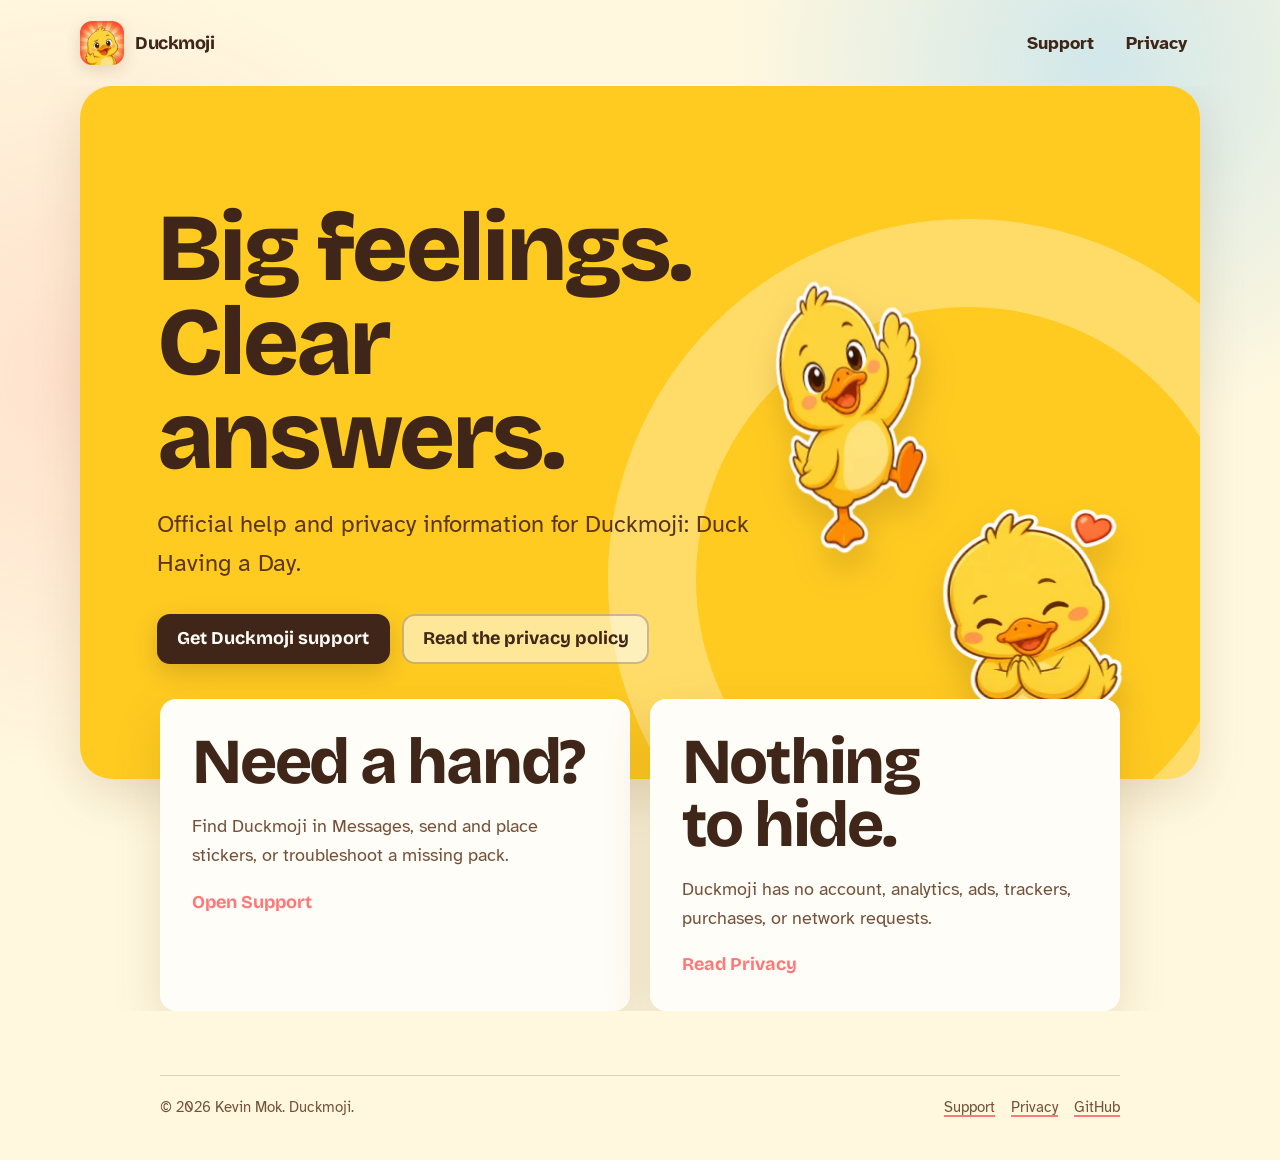
<file: index.html>
<!DOCTYPE html>
<html lang="en">
<head>
  <meta charset="utf-8">
  <meta name="viewport" content="width=device-width, initial-scale=1">
  <title>Duckmoji — Support &amp; Privacy</title>
  <meta name="description" content="Official support and privacy information for Duckmoji: Duck Having a Day, an iMessage sticker pack for iPhone and iPad.">
  <meta name="theme-color" content="#ffcb21">
  <link rel="canonical" href="https://mightyjuke.github.io/Duckmoji-public/">
  <link rel="icon" type="image/webp" href="assets/images/app-icon.webp">
  <link rel="stylesheet" href="assets/site.css">
</head>
<body>
  <!--
  THESIS: Duckmoji help behaves like a sticker sheet: expressive art points to direct, practical answers instead of a generic support portal.
  OWN-WORLD: Sun-yellow fields, warm paper, chocolate ink, blush and sky accents; sticker cutouts provide wayfinding while ruled lists carry the reading.
  STORY: Visitors recognize Duckmoji, choose support or privacy, and reach the needed answer without an account or search.
  FIRST VIEWPORT: A full yellow field holds the promise on the left and two oversized real stickers on the right; the primary action opens Support.
  FORM: Sticker-sheet help desk, grounded structure 3, seed 7ef8168e.
  FINISH: unreviewed and undocumented is unfinished; this build ends with the finish review, the verdict, and DESIGN.md
  -->
  <a class="skip-link" href="#main">Skip to content</a>
  <header class="site-header">
    <nav class="nav" aria-label="Primary navigation">
      <a class="brand" href="./">
        <img src="assets/images/app-icon.webp" width="44" height="44" alt="">
        <span>Duckmoji</span>
      </a>
      <div class="nav-links">
        <a href="support/">Support</a>
        <a href="privacy/">Privacy</a>
      </div>
    </nav>
  </header>

  <main id="main">
    <section class="hero" aria-labelledby="home-title">
      <div class="hero-copy">
        <h1 id="home-title">Big feelings. Clear answers.</h1>
        <p>Official help and privacy information for Duckmoji: Duck Having a Day.</p>
        <div class="button-row">
          <a class="button" href="support/">Get Duckmoji support</a>
          <a class="button secondary" href="privacy/">Read the privacy policy</a>
        </div>
      </div>
      <div class="hero-art" aria-hidden="true">
        <img src="assets/images/thanks.webp" width="300" height="300" alt="">
        <img src="assets/images/hello.webp" width="300" height="300" alt="">
      </div>
    </section>

    <section class="home-grid" aria-label="Choose a destination">
      <a class="home-link" href="support/">
        <h2>Need a hand?</h2>
        <p>Find Duckmoji in Messages, send and place stickers, or troubleshoot a missing pack.</p>
        <strong>Open Support</strong>
      </a>
      <a class="home-link" href="privacy/">
        <h2>Nothing to hide.</h2>
        <p>Duckmoji has no account, analytics, ads, trackers, purchases, or network requests.</p>
        <strong>Read Privacy</strong>
      </a>
    </section>
  </main>

  <footer class="site-footer">
    <div class="footer-row">
      <span>© 2026 Kevin Mok. Duckmoji.</span>
      <div class="footer-links">
        <a href="support/">Support</a>
        <a href="privacy/">Privacy</a>
        <a href="https://github.com/mightyjuke/Duckmoji-public" rel="external">GitHub</a>
      </div>
    </div>
  </footer>
</body>
</html>
</file>
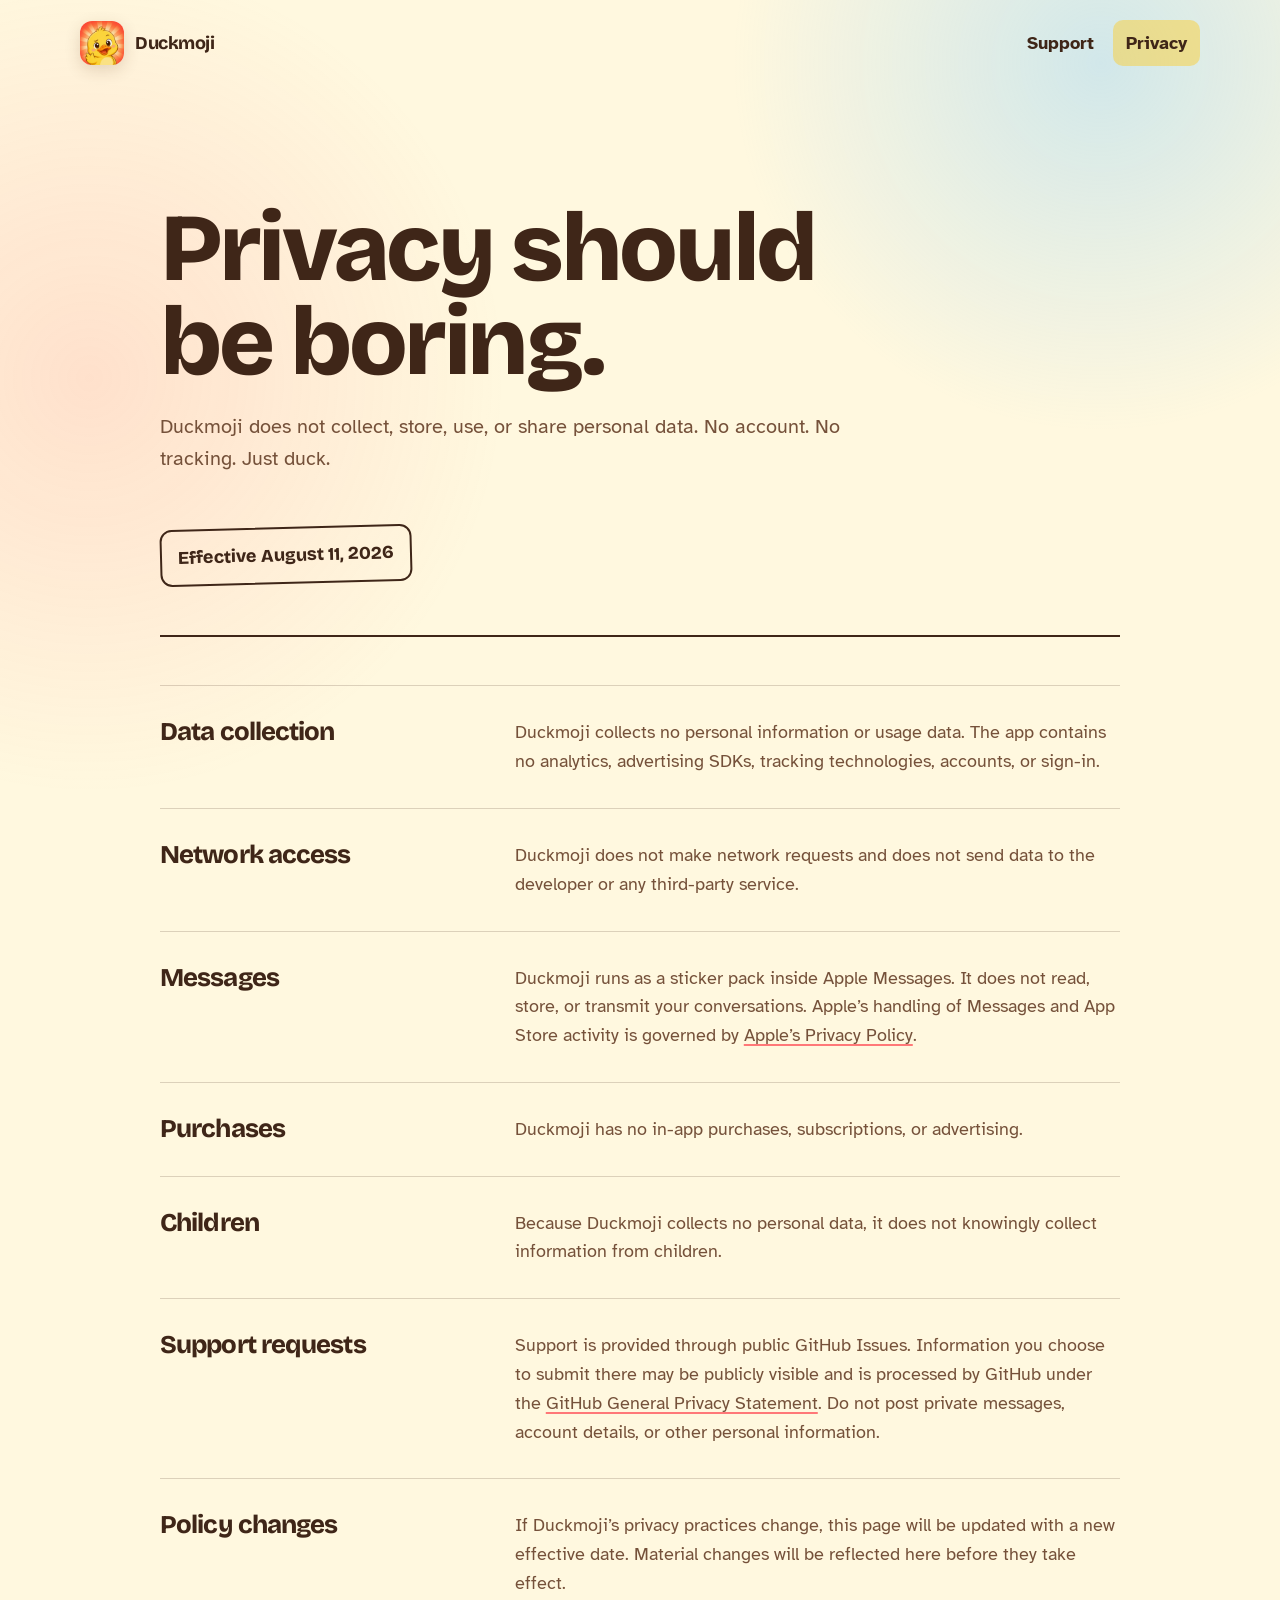
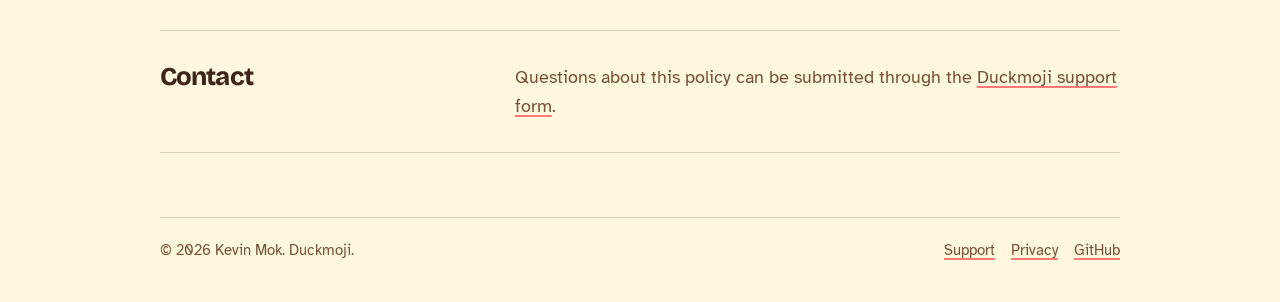
<file: privacy/index.html>
<!DOCTYPE html>
<html lang="en">
<head>
  <meta charset="utf-8">
  <meta name="viewport" content="width=device-width, initial-scale=1">
  <title>Duckmoji Privacy Policy</title>
  <meta name="description" content="Duckmoji does not collect, store, use, or share personal data. Read the complete privacy policy.">
  <meta name="theme-color" content="#ffcb21">
  <link rel="canonical" href="https://mightyjuke.github.io/Duckmoji-public/privacy/">
  <link rel="icon" type="image/webp" href="../assets/images/app-icon.webp">
  <link rel="stylesheet" href="../assets/site.css">
</head>
<body>
  <!--
  THESIS: Privacy is a short, verifiable ledger of what Duckmoji does not collect, not a wall of legal camouflage.
  OWN-WORLD: Warm paper, chocolate rules, sun-yellow proof marks, and real Duckmoji artwork; generous reading measure replaces legal-page density.
  STORY: Visitors learn the zero-data practice immediately, understand the GitHub support exception, and leave with a dated policy and contact route.
  FIRST VIEWPORT: “Privacy should be boring” dominates a quiet paper field, followed by the no-data statement and effective date.
  FORM: Sticker-sheet help desk adapted as a privacy ledger, grounded structure 3, seed 7ef8168e.
  FINISH: unreviewed and undocumented is unfinished; this build ends with the finish review, the verdict, and DESIGN.md
  -->
  <a class="skip-link" href="#main">Skip to content</a>
  <header class="site-header">
    <nav class="nav" aria-label="Primary navigation">
      <a class="brand" href="../">
        <img src="../assets/images/app-icon.webp" width="44" height="44" alt="">
        <span>Duckmoji</span>
      </a>
      <div class="nav-links">
        <a href="../support/">Support</a>
        <a href="./" aria-current="page">Privacy</a>
      </div>
    </nav>
  </header>

  <main id="main">
    <header class="legal-hero">
      <h1>Privacy should be boring.</h1>
      <p>Duckmoji does not collect, store, use, or share personal data. No account. No tracking. Just duck.</p>
      <span class="privacy-stamp">Effective August 11, 2026</span>
    </header>

    <section class="privacy-ledger" aria-label="Privacy policy details">
      <article class="ledger-row">
        <h2>Data collection</h2>
        <div>
          <p>Duckmoji collects no personal information or usage data. The app contains no analytics, advertising SDKs, tracking technologies, accounts, or sign-in.</p>
        </div>
      </article>
      <article class="ledger-row">
        <h2>Network access</h2>
        <div>
          <p>Duckmoji does not make network requests and does not send data to the developer or any third-party service.</p>
        </div>
      </article>
      <article class="ledger-row">
        <h2>Messages</h2>
        <div>
          <p>Duckmoji runs as a sticker pack inside Apple Messages. It does not read, store, or transmit your conversations. Apple’s handling of Messages and App Store activity is governed by <a href="https://www.apple.com/legal/privacy/" rel="external">Apple’s Privacy Policy</a>.</p>
        </div>
      </article>
      <article class="ledger-row">
        <h2>Purchases</h2>
        <div>
          <p>Duckmoji has no in-app purchases, subscriptions, or advertising.</p>
        </div>
      </article>
      <article class="ledger-row">
        <h2>Children</h2>
        <div>
          <p>Because Duckmoji collects no personal data, it does not knowingly collect information from children.</p>
        </div>
      </article>
      <article class="ledger-row">
        <h2>Support requests</h2>
        <div>
          <p>Support is provided through public GitHub Issues. Information you choose to submit there may be publicly visible and is processed by GitHub under the <a href="https://docs.github.com/en/site-policy/privacy-policies/github-general-privacy-statement" rel="external">GitHub General Privacy Statement</a>. Do not post private messages, account details, or other personal information.</p>
        </div>
      </article>
      <article class="ledger-row">
        <h2>Policy changes</h2>
        <div>
          <p>If Duckmoji’s privacy practices change, this page will be updated with a new effective date. Material changes will be reflected here before they take effect.</p>
        </div>
      </article>
      <article class="ledger-row">
        <h2>Contact</h2>
        <div>
          <p>Questions about this policy can be submitted through the <a href="https://github.com/mightyjuke/Duckmoji-public/issues/new?template=support.yml" rel="external">Duckmoji support form</a>.</p>
        </div>
      </article>
    </section>
  </main>

  <footer class="site-footer">
    <div class="footer-row">
      <span>© 2026 Kevin Mok. Duckmoji.</span>
      <div class="footer-links">
        <a href="../support/">Support</a>
        <a href="./">Privacy</a>
        <a href="https://github.com/mightyjuke/Duckmoji-public" rel="external">GitHub</a>
      </div>
    </div>
  </footer>
</body>
</html>
</file>
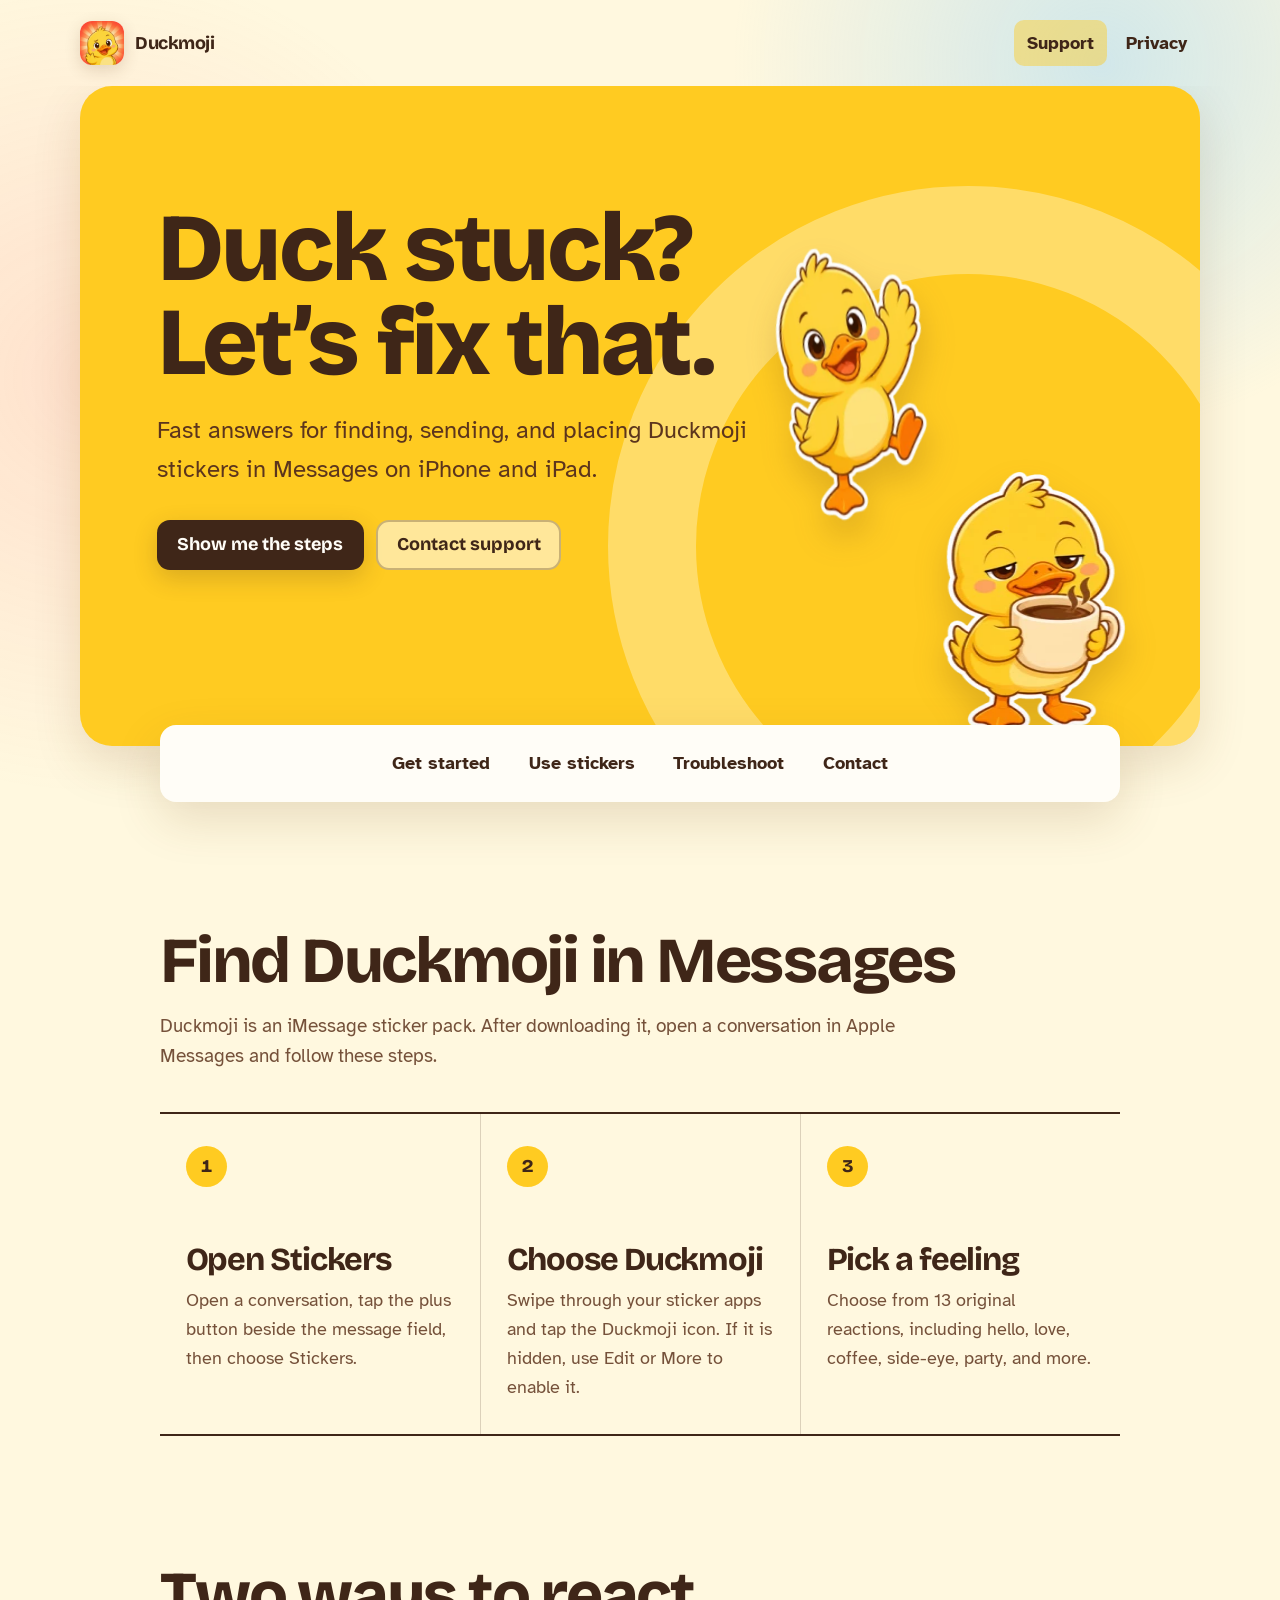
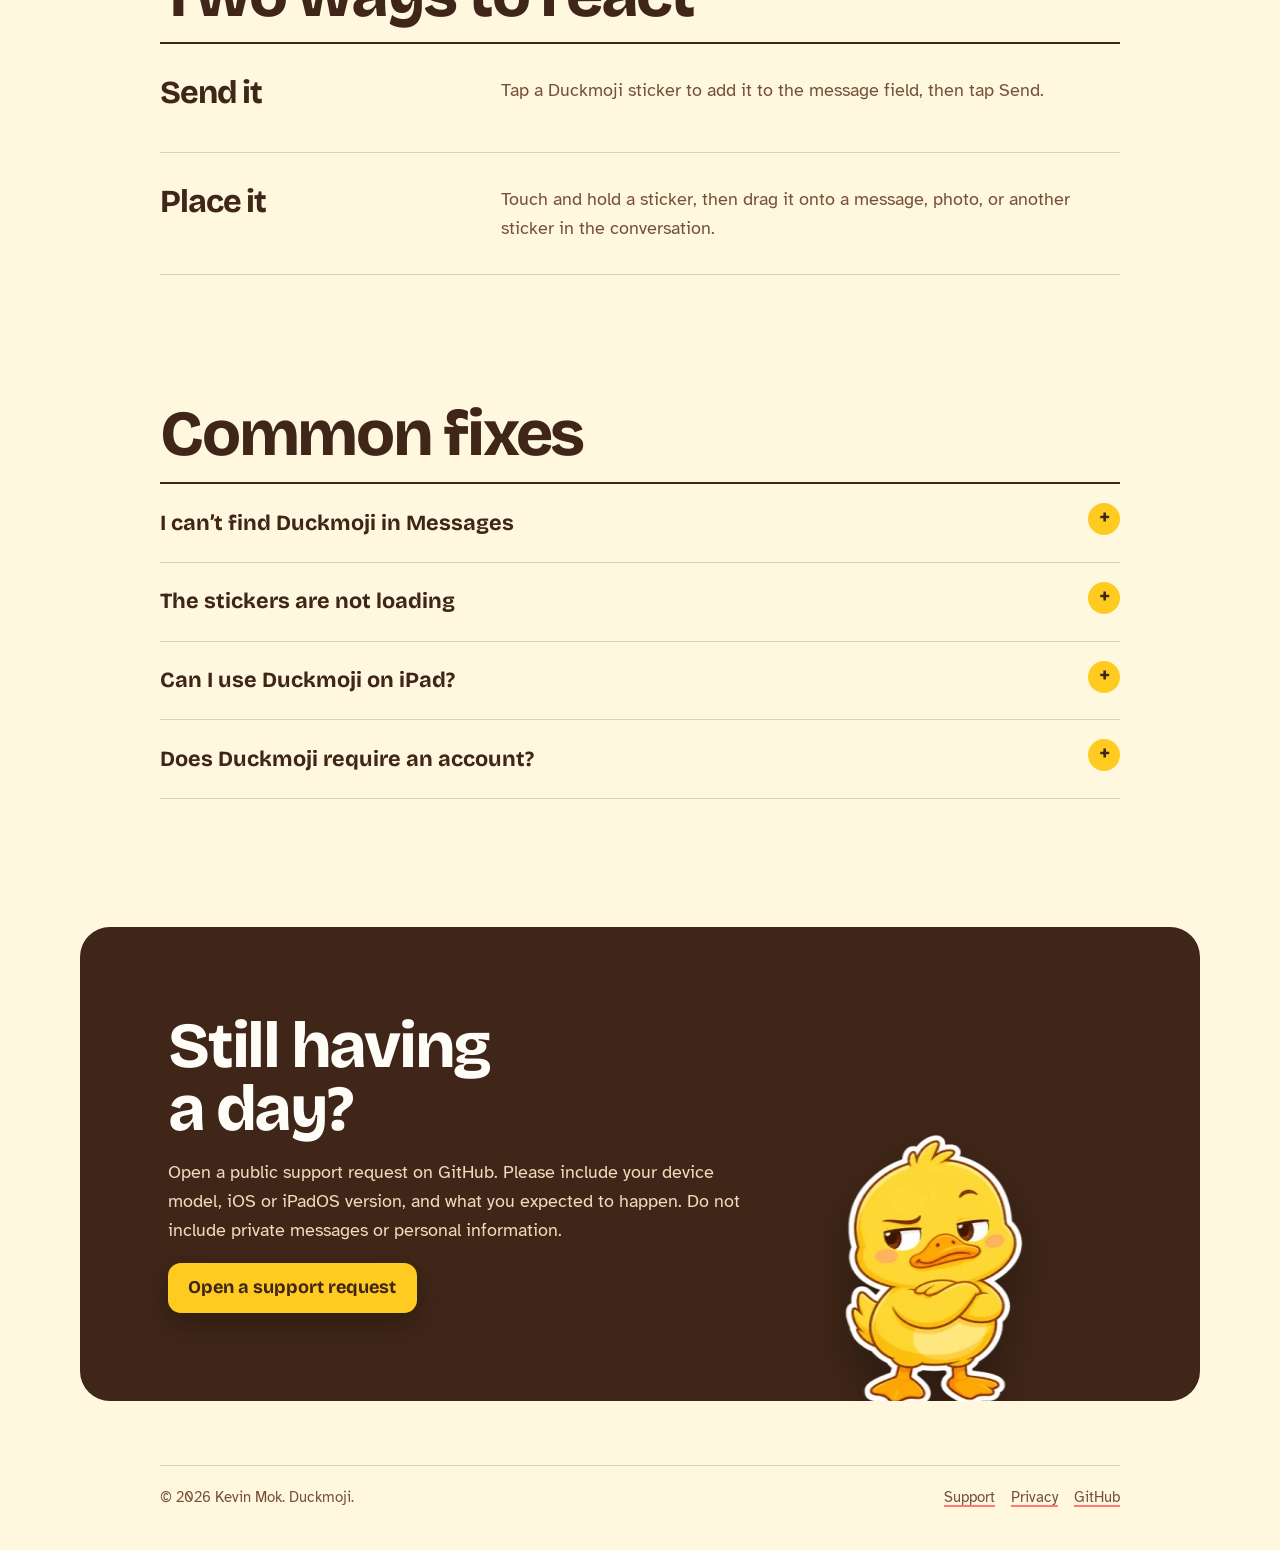
<file: support/index.html>
<!DOCTYPE html>
<html lang="en">
<head>
  <meta charset="utf-8">
  <meta name="viewport" content="width=device-width, initial-scale=1">
  <title>Duckmoji Support — Duck Having a Day</title>
  <meta name="description" content="Get help installing and using Duckmoji stickers in Messages on iPhone and iPad.">
  <meta name="theme-color" content="#ffcb21">
  <link rel="canonical" href="https://mightyjuke.github.io/Duckmoji-public/support/">
  <link rel="icon" type="image/webp" href="../assets/images/app-icon.webp">
  <link rel="stylesheet" href="../assets/site.css">
</head>
<body>
  <!--
  THESIS: Duckmoji help behaves like a sticker sheet: expressive art points to direct, practical answers instead of a generic support portal.
  OWN-WORLD: Sun-yellow fields, warm paper, chocolate ink, blush and sky accents; sticker cutouts provide wayfinding while ruled lists carry the reading.
  STORY: Visitors find the pack, learn its two gestures, solve common installation problems, and contact the maker through a public support form.
  FIRST VIEWPORT: A full yellow field pairs “Duck stuck?” with a coffee duck and a welcoming duck; the primary action jumps to setup steps.
  FORM: Sticker-sheet help desk, grounded structure 3, seed 7ef8168e.
  FINISH: unreviewed and undocumented is unfinished; this build ends with the finish review, the verdict, and DESIGN.md
  -->
  <a class="skip-link" href="#main">Skip to content</a>
  <header class="site-header">
    <nav class="nav" aria-label="Primary navigation">
      <a class="brand" href="../">
        <img src="../assets/images/app-icon.webp" width="44" height="44" alt="">
        <span>Duckmoji</span>
      </a>
      <div class="nav-links">
        <a href="./" aria-current="page">Support</a>
        <a href="../privacy/">Privacy</a>
      </div>
    </nav>
  </header>

  <main id="main">
    <section class="hero" aria-labelledby="support-title">
      <div class="hero-copy">
        <h1 id="support-title">Duck stuck? Let’s fix that.</h1>
        <p>Fast answers for finding, sending, and placing Duckmoji stickers in Messages on iPhone and iPad.</p>
        <div class="button-row">
          <a class="button" href="#get-started">Show me the steps</a>
          <a class="button secondary" href="#contact">Contact support</a>
        </div>
      </div>
      <div class="hero-art" aria-hidden="true">
        <img src="../assets/images/coffee.webp" width="300" height="300" alt="">
        <img src="../assets/images/hello.webp" width="300" height="300" alt="">
      </div>
    </section>

    <nav class="quick-links" aria-label="Support topics">
      <a href="#get-started">Get started</a>
      <a href="#use-stickers">Use stickers</a>
      <a href="#troubleshooting">Troubleshoot</a>
      <a href="#contact">Contact</a>
    </nav>

    <section class="section" id="get-started" aria-labelledby="get-started-title">
      <h2 id="get-started-title">Find Duckmoji in Messages</h2>
      <p class="section-intro">Duckmoji is an iMessage sticker pack. After downloading it, open a conversation in Apple Messages and follow these steps.</p>
      <div class="steps">
        <article class="step">
          <span class="step-number" aria-hidden="true">1</span>
          <h3>Open Stickers</h3>
          <p>Open a conversation, tap the plus button beside the message field, then choose Stickers.</p>
        </article>
        <article class="step">
          <span class="step-number" aria-hidden="true">2</span>
          <h3>Choose Duckmoji</h3>
          <p>Swipe through your sticker apps and tap the Duckmoji icon. If it is hidden, use Edit or More to enable it.</p>
        </article>
        <article class="step">
          <span class="step-number" aria-hidden="true">3</span>
          <h3>Pick a feeling</h3>
          <p>Choose from 13 original reactions, including hello, love, coffee, side-eye, party, and more.</p>
        </article>
      </div>
    </section>

    <section class="section" id="use-stickers" aria-labelledby="use-title">
      <h2 id="use-title">Two ways to react</h2>
      <div class="answer-list">
        <article class="answer">
          <h3>Send it</h3>
          <p>Tap a Duckmoji sticker to add it to the message field, then tap Send.</p>
        </article>
        <article class="answer">
          <h3>Place it</h3>
          <p>Touch and hold a sticker, then drag it onto a message, photo, or another sticker in the conversation.</p>
        </article>
      </div>
    </section>

    <section class="section" id="troubleshooting" aria-labelledby="troubleshooting-title">
      <h2 id="troubleshooting-title">Common fixes</h2>
      <div class="faq-list">
        <details>
          <summary>I can’t find Duckmoji in Messages</summary>
          <div>Open the Stickers panel, find the sticker-app controls, and make sure Duckmoji is enabled. If it still does not appear, close and reopen Messages, then restart your device.</div>
        </details>
        <details>
          <summary>The stickers are not loading</summary>
          <div>Confirm that Duckmoji finished downloading from the App Store. Close Messages completely and reopen it. If needed, restart the device and try again.</div>
        </details>
        <details>
          <summary>Can I use Duckmoji on iPad?</summary>
          <div>Yes. Duckmoji supports both iPhone and iPad. Make sure you are signed in with the Apple Account used to download the sticker pack.</div>
        </details>
        <details>
          <summary>Does Duckmoji require an account?</summary>
          <div>No. Duckmoji has no account, sign-in, ads, tracking, networking, or in-app purchases.</div>
        </details>
      </div>
    </section>

    <section class="contact-band" id="contact" aria-labelledby="contact-title">
      <h2 id="contact-title">Still having a day?</h2>
      <p>Open a public support request on GitHub. Please include your device model, iOS or iPadOS version, and what you expected to happen. Do not include private messages or personal information.</p>
      <a class="button" href="https://github.com/mightyjuke/Duckmoji-public/issues/new?template=support.yml" rel="external">Open a support request</a>
      <img src="../assets/images/side-eye.webp" width="300" height="300" alt="Side-eye Duckmoji sticker">
    </section>
  </main>

  <footer class="site-footer">
    <div class="footer-row">
      <span>© 2026 Kevin Mok. Duckmoji.</span>
      <div class="footer-links">
        <a href="./">Support</a>
        <a href="../privacy/">Privacy</a>
        <a href="https://github.com/mightyjuke/Duckmoji-public" rel="external">GitHub</a>
      </div>
    </div>
  </footer>
</body>
</html>
</file>
<file: assets/site.css>
@font-face {
  font-family: "Bricolage Grotesque";
  src: url("fonts/bricolage-grotesque-latin-wght.woff2") format("woff2");
  font-style: normal;
  font-weight: 200 800;
  font-display: swap;
}

@font-face {
  font-family: "Atkinson Hyperlegible";
  src: url("fonts/atkinson-hyperlegible-latin-400.woff2") format("woff2");
  font-style: normal;
  font-weight: 400;
  font-display: swap;
}

@font-face {
  font-family: "Atkinson Hyperlegible";
  src: url("fonts/atkinson-hyperlegible-latin-700.woff2") format("woff2");
  font-style: normal;
  font-weight: 700;
  font-display: swap;
}

:root {
  --sun: #ffcb21;
  --sun-soft: #ffe58b;
  --cream: #fff8df;
  --paper: #fffdf7;
  --ink: #3f2618;
  --ink-soft: #75513a;
  --pink: #ff7878;
  --blue: #7cc9ff;
  --line: rgba(63, 38, 24, 0.18);
  --shadow: 0 18px 48px rgba(106, 67, 16, 0.15);
  --radius: 16px;
  --display: "Bricolage Grotesque", sans-serif;
  --body: "Atkinson Hyperlegible", sans-serif;
}

* {
  box-sizing: border-box;
}

html {
  scroll-behavior: smooth;
  scrollbar-color: var(--pink) var(--cream);
}

body {
  margin: 0;
  color: var(--ink);
  background: var(--cream);
  font-family: var(--body);
  font-size: 1.125rem;
  line-height: 1.6;
  text-rendering: optimizeLegibility;
}

body::before {
  position: fixed;
  z-index: -1;
  inset: 0;
  background:
    radial-gradient(circle at 86% 7%, rgba(124, 201, 255, 0.35), transparent 23rem),
    radial-gradient(circle at 7% 42%, rgba(255, 120, 120, 0.18), transparent 26rem);
  content: "";
  pointer-events: none;
}

::selection {
  color: var(--ink);
  background: var(--sun);
}

a {
  color: inherit;
  text-decoration-color: var(--pink);
  text-decoration-thickness: 0.12em;
  text-underline-offset: 0.18em;
}

a:hover {
  text-decoration-color: var(--ink);
}

:focus-visible {
  outline: 4px solid var(--ink);
  outline-offset: 4px;
}

.contact-band :focus-visible {
  outline-color: var(--cream);
}

img {
  display: block;
  max-width: 100%;
}

.skip-link {
  position: fixed;
  z-index: 20;
  top: 0.75rem;
  left: 0.75rem;
  padding: 0.65rem 0.9rem;
  border-radius: 10px;
  color: var(--paper);
  background: var(--ink);
  transform: translateY(-160%);
}

.skip-link:focus {
  transform: translateY(0);
}

.site-header {
  width: min(1120px, calc(100% - 2rem));
  margin: 0 auto;
  padding: 1.25rem 0;
}

.nav {
  display: flex;
  align-items: center;
  justify-content: space-between;
  gap: 1.25rem;
}

.brand {
  display: inline-flex;
  align-items: center;
  gap: 0.7rem;
  font-family: var(--display);
  font-weight: 750;
  letter-spacing: -0.025em;
  text-decoration: none;
}

.brand img {
  width: 44px;
  height: 44px;
  border-radius: 12px;
  box-shadow: 0 5px 16px rgba(84, 49, 15, 0.16);
}

.nav-links {
  display: flex;
  align-items: center;
  gap: 0.4rem;
}

.nav-links a {
  padding: 0.55rem 0.8rem;
  border-radius: 10px;
  font-weight: 700;
  text-decoration: none;
}

.nav-links a:hover,
.nav-links a[aria-current="page"] {
  background: rgba(255, 203, 33, 0.44);
}

main {
  overflow: hidden;
}

.hero {
  position: relative;
  width: min(1120px, calc(100% - 2rem));
  min-height: 660px;
  margin: 0 auto;
  padding: clamp(4rem, 9vw, 7.5rem) clamp(1.5rem, 6vw, 5.5rem);
  overflow: hidden;
  border-radius: 32px;
  background: var(--sun);
  box-shadow: var(--shadow);
}

.hero::after {
  position: absolute;
  right: -8rem;
  bottom: -10rem;
  width: 34rem;
  height: 34rem;
  border: 5.5rem solid rgba(255, 255, 255, 0.32);
  border-radius: 50%;
  content: "";
}

.hero-copy {
  position: relative;
  z-index: 2;
  width: min(620px, 62%);
}

h1,
h2,
h3 {
  margin-top: 0;
  font-family: var(--display);
  line-height: 0.98;
  letter-spacing: -0.035em;
  text-wrap: balance;
}

h1 {
  max-width: 10ch;
  margin-bottom: 1.35rem;
  font-size: clamp(3.5rem, 7.8vw, 6rem);
  font-weight: 790;
}

h2 {
  margin-bottom: 1rem;
  font-size: clamp(2.4rem, 5vw, 4.4rem);
  font-weight: 760;
}

h3 {
  margin-bottom: 0.55rem;
  font-size: clamp(1.45rem, 2.5vw, 2rem);
  font-weight: 740;
  line-height: 1.08;
}

.hero p {
  max-width: 48ch;
  margin: 0 0 2rem;
  color: #5c351d;
  font-size: clamp(1.2rem, 2.2vw, 1.5rem);
}

.button-row {
  display: flex;
  flex-wrap: wrap;
  gap: 0.8rem;
}

.button {
  display: inline-flex;
  min-height: 50px;
  align-items: center;
  justify-content: center;
  padding: 0.75rem 1.15rem;
  border: 2px solid transparent;
  border-radius: 13px;
  color: var(--paper);
  background: var(--ink);
  font-family: var(--display);
  font-weight: 720;
  line-height: 1.1;
  text-decoration: none;
  box-shadow: 0 8px 24px rgba(63, 38, 24, 0.2);
  transition: transform 180ms cubic-bezier(0.16, 1, 0.3, 1), box-shadow 180ms ease;
}

.button:hover {
  text-decoration: none;
  transform: translateY(-2px);
  box-shadow: 0 12px 28px rgba(63, 38, 24, 0.28);
}

.button.secondary {
  border-color: rgba(63, 38, 24, 0.28);
  color: var(--ink);
  background: rgba(255, 255, 255, 0.55);
  box-shadow: none;
}

.hero-art {
  position: absolute;
  z-index: 1;
  right: -1rem;
  bottom: -1rem;
  width: min(49%, 480px);
  aspect-ratio: 1;
}

.hero-art img {
  position: absolute;
  width: 58%;
  filter: drop-shadow(0 18px 16px rgba(100, 59, 16, 0.2));
}

.hero-art img:first-child {
  right: 3%;
  bottom: 2%;
  width: 70%;
  animation: hero-duck 700ms cubic-bezier(0.16, 1, 0.3, 1) both;
}

.hero-art img:last-child {
  top: -10%;
  left: 0;
  width: 48%;
  transform: rotate(-8deg);
  animation: hero-duck 700ms 100ms cubic-bezier(0.16, 1, 0.3, 1) both;
}

@keyframes hero-duck {
  from {
    opacity: 0.6;
    filter: blur(8px) drop-shadow(0 8px 8px rgba(100, 59, 16, 0.1));
    transform: translateY(28px) rotate(-3deg) scale(0.94);
  }
  to {
    opacity: 1;
    filter: blur(0) drop-shadow(0 18px 16px rgba(100, 59, 16, 0.2));
  }
}

.quick-links {
  display: flex;
  width: min(960px, calc(100% - 2rem));
  flex-wrap: wrap;
  justify-content: center;
  gap: 0.7rem;
  margin: -1.35rem auto 0;
  padding: 0.9rem;
  border-radius: 16px;
  background: var(--paper);
  box-shadow: var(--shadow);
  position: relative;
  z-index: 4;
}

.quick-links a {
  padding: 0.6rem 0.85rem;
  border-radius: 10px;
  font-weight: 700;
  text-decoration: none;
}

.quick-links a:hover {
  background: var(--sun-soft);
}

.section {
  width: min(960px, calc(100% - 2rem));
  margin: 0 auto;
  padding: clamp(5rem, 10vw, 8.5rem) 0 0;
}

.section-intro {
  max-width: 68ch;
  margin-bottom: 2.5rem;
  color: var(--ink-soft);
  font-size: 1.18rem;
}

.steps {
  display: grid;
  grid-template-columns: repeat(3, 1fr);
  gap: 0;
  border-top: 2px solid var(--ink);
  border-bottom: 2px solid var(--ink);
}

.step {
  min-height: 250px;
  padding: 2rem 1.6rem;
}

.step + .step {
  border-left: 1px solid var(--line);
}

.step-number {
  display: grid;
  width: 2.6rem;
  height: 2.6rem;
  margin-bottom: 3.5rem;
  place-items: center;
  border-radius: 50%;
  color: var(--ink);
  background: var(--sun);
  font-family: var(--display);
  font-weight: 800;
  font-variant-numeric: tabular-nums;
}

.step p,
.answer p {
  margin: 0;
  color: var(--ink-soft);
}

.answer-list {
  border-top: 2px solid var(--ink);
}

.answer {
  display: grid;
  grid-template-columns: minmax(190px, 0.8fr) minmax(0, 1.6fr);
  gap: 2rem;
  padding: 2rem 0;
  border-bottom: 1px solid var(--line);
}

.faq-list {
  border-top: 2px solid var(--ink);
}

details {
  border-bottom: 1px solid var(--line);
}

summary {
  position: relative;
  padding: 1.35rem 3rem 1.35rem 0;
  cursor: pointer;
  font-family: var(--display);
  font-size: 1.35rem;
  font-weight: 720;
  list-style: none;
}

summary::-webkit-details-marker {
  display: none;
}

summary::after {
  position: absolute;
  top: 1.2rem;
  right: 0;
  width: 2rem;
  height: 2rem;
  border-radius: 50%;
  background: var(--sun);
  content: "+";
  font-family: var(--display);
  line-height: 1.85rem;
  text-align: center;
}

details[open] summary::after {
  content: "−";
}

details > div {
  max-width: 70ch;
  padding: 0 3rem 1.5rem 0;
  color: var(--ink-soft);
}

.contact-band {
  position: relative;
  width: min(1120px, calc(100% - 2rem));
  min-height: 380px;
  margin: clamp(5rem, 10vw, 9rem) auto 0;
  padding: clamp(3rem, 7vw, 5.5rem);
  overflow: hidden;
  border-radius: 30px;
  color: var(--paper);
  background: var(--ink);
}

.contact-band h2 {
  max-width: 10ch;
}

.contact-band p {
  max-width: 48ch;
  color: #f6d8bb;
}

.contact-band .button {
  color: var(--ink);
  background: var(--sun);
  box-shadow: 0 10px 30px rgba(0, 0, 0, 0.28);
}

.contact-band img {
  position: absolute;
  right: clamp(1rem, 8vw, 7rem);
  bottom: -1.4rem;
  width: min(34%, 330px);
  filter: drop-shadow(0 20px 22px rgba(0, 0, 0, 0.28));
}

.legal-hero {
  width: min(960px, calc(100% - 2rem));
  margin: 0 auto;
  padding: clamp(4rem, 9vw, 8rem) 0 clamp(2rem, 4vw, 4rem);
  border-bottom: 2px solid var(--ink);
}

.legal-hero h1 {
  max-width: 12ch;
}

.legal-hero p {
  max-width: 58ch;
  color: var(--ink-soft);
  font-size: 1.25rem;
}

.privacy-ledger {
  width: min(960px, calc(100% - 2rem));
  margin: 0 auto;
  padding: 3rem 0 0;
}

.ledger-row {
  display: grid;
  grid-template-columns: minmax(180px, 0.8fr) minmax(0, 1.5fr);
  gap: 2rem;
  padding: 2rem 0;
  border-bottom: 1px solid var(--line);
}

.ledger-row:first-child {
  border-top: 1px solid var(--line);
}

.ledger-row h2 {
  margin: 0;
  font-size: 1.6rem;
  line-height: 1.1;
}

.ledger-row p,
.ledger-row ul {
  max-width: 70ch;
  margin: 0;
  color: var(--ink-soft);
}

.privacy-stamp {
  display: inline-block;
  margin-top: 2rem;
  padding: 0.75rem 1rem;
  border: 2px solid var(--ink);
  border-radius: 12px;
  font-family: var(--display);
  font-weight: 760;
  transform: rotate(-1.5deg);
}

.home-grid {
  display: grid;
  width: min(960px, calc(100% - 2rem));
  grid-template-columns: 1fr 1fr;
  gap: 1.2rem;
  margin: -5rem auto 0;
  position: relative;
  z-index: 3;
}

.home-link {
  min-height: 260px;
  padding: 2rem;
  border-radius: var(--radius);
  background: var(--paper);
  box-shadow: var(--shadow);
  text-decoration: none;
  transition: transform 180ms cubic-bezier(0.16, 1, 0.3, 1);
}

.home-link:hover {
  text-decoration: none;
  transform: translateY(-4px);
}

.home-link p {
  color: var(--ink-soft);
}

.home-link strong {
  color: var(--pink);
  font-family: var(--display);
}

.site-footer {
  width: min(960px, calc(100% - 2rem));
  margin: 0 auto;
  padding: 4rem 0 2.5rem;
  color: var(--ink-soft);
  font-size: 0.96rem;
}

.footer-row {
  display: flex;
  align-items: center;
  justify-content: space-between;
  gap: 1rem;
  padding-top: 1.2rem;
  border-top: 1px solid var(--line);
}

.footer-links {
  display: flex;
  flex-wrap: wrap;
  gap: 1rem;
}

@media (max-width: 760px) {
  body {
    font-size: 1.05rem;
  }

  .site-header {
    width: min(100% - 1.25rem, 1120px);
  }

  .brand span {
    max-width: 10ch;
    line-height: 1;
  }

  .nav-links a {
    padding: 0.5rem;
    font-size: 0.95rem;
  }

  .hero {
    width: calc(100% - 1.25rem);
    min-height: 860px;
    padding: 3.4rem 1.35rem;
    border-radius: 24px;
  }

  .hero-copy {
    width: 100%;
  }

  h1 {
    font-size: clamp(3.3rem, 16vw, 5.2rem);
  }

  .hero p {
    font-size: 1.18rem;
  }

  .hero-art {
    right: -0.75rem;
    bottom: -0.5rem;
    width: 96%;
  }

  .hero-art img:first-child {
    right: -2%;
    width: 64%;
  }

  .hero-art img:last-child {
    top: auto;
    bottom: 9%;
    left: -1%;
    width: 50%;
  }

  .quick-links,
  .section,
  .privacy-ledger,
  .legal-hero,
  .site-footer {
    width: calc(100% - 1.5rem);
  }

  .quick-links {
    justify-content: flex-start;
  }

  .steps,
  .answer,
  .ledger-row,
  .home-grid {
    grid-template-columns: 1fr;
  }

  .step {
    min-height: 0;
    padding: 1.5rem 0;
  }

  .step + .step {
    border-top: 1px solid var(--line);
    border-left: 0;
  }

  .step-number {
    margin-bottom: 1.5rem;
  }

  .answer,
  .ledger-row {
    gap: 0.5rem;
  }

  .contact-band {
    width: calc(100% - 1.25rem);
    min-height: 580px;
    padding: 3rem 1.35rem;
    border-radius: 24px;
  }

  .contact-band img {
    right: -0.5rem;
    width: min(72%, 310px);
  }

  .home-grid {
    width: calc(100% - 1.5rem);
    margin-top: -4rem;
  }

  .home-link {
    min-height: 0;
  }

  .footer-row {
    align-items: flex-start;
    flex-direction: column;
  }
}

@media (prefers-reduced-motion: reduce) {
  html {
    scroll-behavior: auto;
  }

  *,
  *::before,
  *::after {
    scroll-behavior: auto !important;
    animation-duration: 0.01ms !important;
    animation-iteration-count: 1 !important;
    transition-duration: 0.01ms !important;
  }
}
</file>
